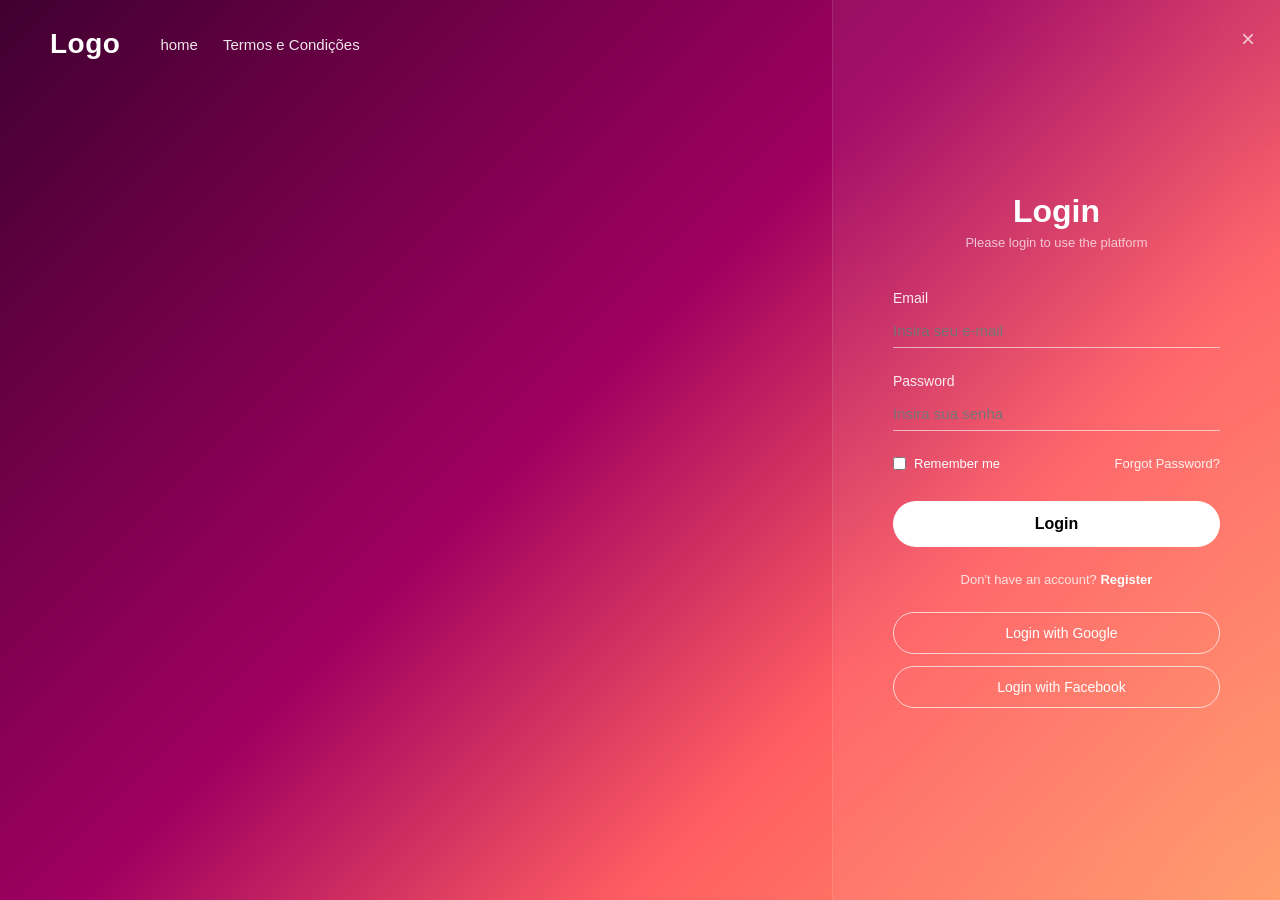
<file: index.html>
<!DOCTYPE html>
<html lang="pt-BR">
<head>
    <meta charset="UTF-8">
    <meta name="viewport" content="width=device-width, initial-scale=1.0">
    <title>Login - Projeto em Grupo</title>
    <!-- Biblioteca de Ícones do Font Awesome -->
    <link rel="stylesheet" href="https://cloudflare.com">
    <link rel="stylesheet" href="style.css">
</head>
<body>

    <!-- Barra de Navegação Superior -->
    <header class="navbar">
        <div class="nav-left-group">
            <div class="logo">Logo</div>
            <nav class="nav-links">
                <a href="index.html">home</a>
                <a href="termos.html">Termos e Condições</a>
            </nav>
        </div>
    </header>

    <!-- Container do Painel de Login -->
    <main class="login-container">
        <button class="close-btn" id="btn-fechar-painel">&times;</button>
        <div class="login-box">
            <h2>Login</h2>
            <p class="subtitle">Please login to use the platform</p>
            
            <form id="form-login">
                <div class="input-group">
                    <label for="email">Email</label>
                    <div class="input-wrapper">
                        <input type="email" id="email" required placeholder="Insira seu e-mail">
                        <i class="fa-regular fa-envelope input-icon"></i>
                    </div>
                </div>
                <div class="input-group">
                    <label for="password">Password</label>
                    <div class="input-wrapper">
                        <input type="password" id="password" required placeholder="Insira sua senha">
                        <i class="fa-solid fa-lock input-icon"></i>
                    </div>
                </div>
                <div class="extra-options">
                    <label class="remember-me">
                        <input type="checkbox"> Remember me
                    </label>
                    <a href="#" class="forgot-pass" id="link-forgot">Forgot Password?</a>
                </div>
                <button type="submit" class="submit-btn" id="btn-enviar-login">Login</button>
            </form>
            
            <p class="register-text">Don't have an account? <a href="#" id="link-register">Register</a></p>
            
            <div class="social-buttons">
                <button class="social-btn" id="btn-google"><i class="fa-brands fa-google"></i> Login with Google</button>
                <button class="social-btn" id="btn-facebook"><i class="fa-brands fa-facebook-f"></i> Login with Facebook</button>
            </div>
        </div>
    </main>

    <!-- Chamada única do script externo -->
    <script src="pop.js"></script>
</body>
</html>
</file>
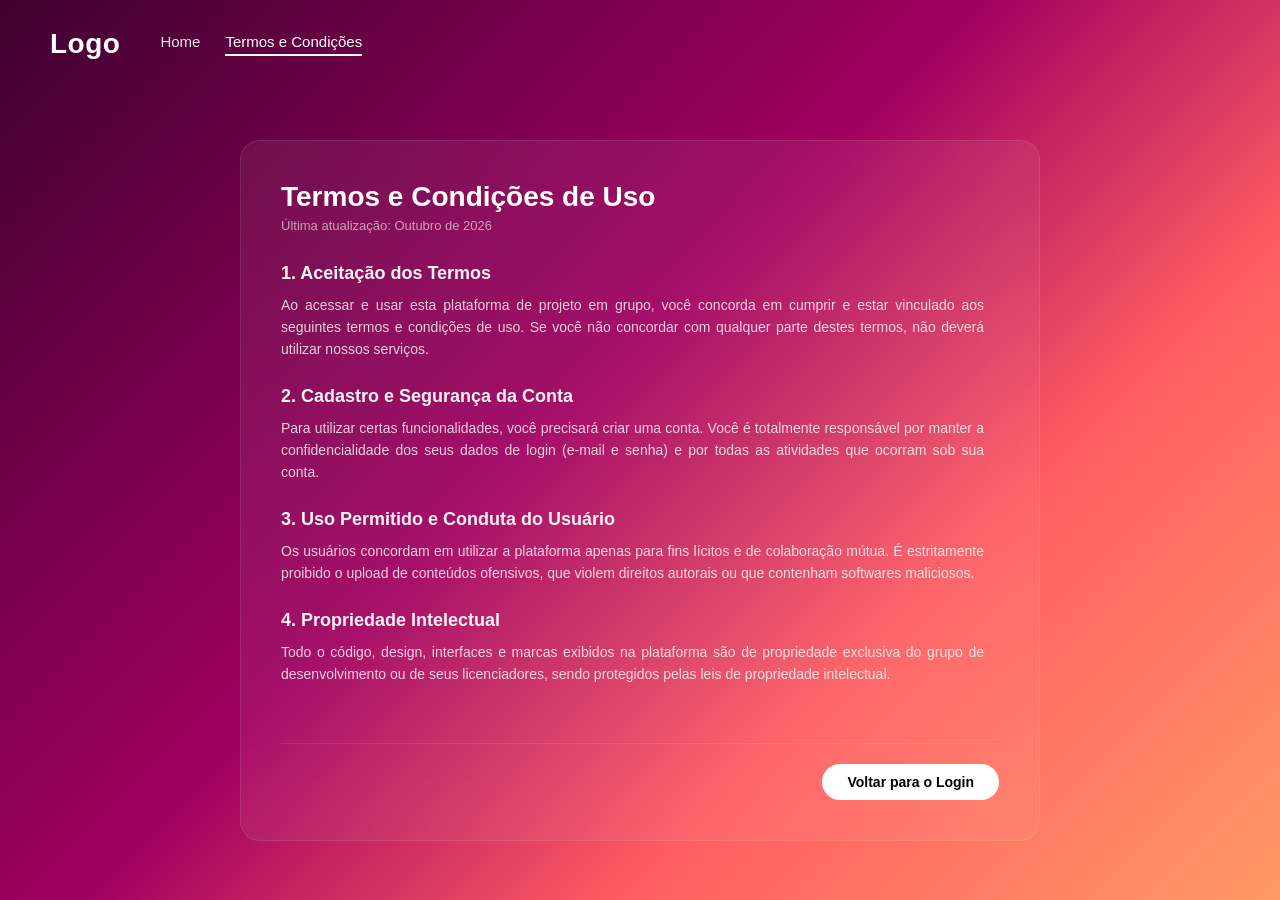
<file: termos.html>
<!DOCTYPE html>
<html lang="pt-BR">
<head>
    <meta charset="UTF-8">
    <meta name="viewport" content="width=device-width, initial-scale=1.0">
    <title>Termos e Condições - Projeto em Grupo</title>
    <link rel="stylesheet" href="style.css">
</head>
<body>

    <!-- Barra de Navegação Superior -->
    <header class="navbar">
        <div class="nav-left-group">
            <div class="logo">Logo</div>
            <nav class="nav-links">
                <a href="index.html">Home</a>
                <a href="termos.html" class="active">Termos e Condições</a>
            </nav>
        </div>
    </header>

    <!-- Container Centralizado com Efeito Frosted Glass para Leitura -->
    <main class="terms-container">
        <div class="terms-box">
            <h1>Termos e Condições de Uso</h1>
            <p class="last-updated">Última atualização: Outubro de 2026</p>

            <div class="terms-content">
                <section>
                    <h2>1. Aceitação dos Termos</h2>
                    <p>Ao acessar e usar esta plataforma de projeto em grupo, você concorda em cumprir e estar vinculado aos seguintes termos e condições de uso. Se você não concordar com qualquer parte destes termos, não deverá utilizar nossos serviços.</p>
                </section>

                <section>
                    <h2>2. Cadastro e Segurança da Conta</h2>
                    <p>Para utilizar certas funcionalidades, você precisará criar uma conta. Você é totalmente responsável por manter a confidencialidade dos seus dados de login (e-mail e senha) e por todas as atividades que ocorram sob sua conta.</p>
                </section>

                <section>
                    <h2>3. Uso Permitido e Conduta do Usuário</h2>
                    <p>Os usuários concordam em utilizar a plataforma apenas para fins lícitos e de colaboração mútua. É estritamente proibido o upload de conteúdos ofensivos, que violem direitos autorais ou que contenham softwares maliciosos.</p>
                </section>

                <section>
                    <h2>4. Propriedade Intelectual</h2>
                    <p>Todo o código, design, interfaces e marcas exibidos na plataforma são de propriedade exclusiva do grupo de desenvolvimento ou de seus licenciadores, sendo protegidos pelas leis de propriedade intelectual.</p>
                </section>

                <section>
                    <h2>5. Limitação de Responsabilidade</h2>
                    <p>Esta plataforma é fornecida "como está". Não nos responsabilizamos por perdas de dados ocasionais, interrupções temporárias do serviço ou desentendimentos internos ocorridos entre os membros dos grupos de trabalho.</p>
                </section>
            </div>

            <div class="terms-footer">
                <a href="index.html" class="back-btn">Voltar para o Login</a>
            </div>
        </div>
    </main>

</body>
</html>
</file>
<file: style.css>
/* Reset de estilos básicos */
* {
    margin: 0;
    padding: 0;
    box-sizing: border-box;
    font-family: 'Segoe UI', Tahoma, Geneva, Verdana, sans-serif;
}

body {
    min-height: 100vh;
    display: flex;
    justify-content: flex-end; /* Alinha o painel de login na direita */
    position: relative;
    overflow: hidden;
    
    /* Gradiente simulando o fundo da imagem */
    background: linear-gradient(135deg, #400030 0%, #a00060 45%, #ff5e62 70%, #ff9966 100%);
    
    /* Para usar a imagem real do pôr do sol, remova as duas barras abaixo e adicione o caminho: */
    /* background: url('caminho-da-sua-imagem.jpg') no-repeat center center/cover; */
}

/* Estilização do Topo (Navbar) */
/* Estilização do Topo (Navbar) */
.navbar {
    position: absolute;
    top: 0;
    left: 0;
    width: 100%;
    padding: 30px 50px;
    z-index: 10;
}

/* Alinha o logo e os links lado a lado na esquerda */
.nav-left-group {
    display: flex;
    align-items: center;
    gap: 40px; /* Espaço exato entre o Logo e o primeiro link (Home) */
}

.logo {
    color: #ffffff;
    font-size: 28px;
    font-weight: 700;
    letter-spacing: 0.5px;
    line-height: 1;
}

.nav-links {
    display: flex;
    gap: 25px; /* Espaço entre o link Home e o link About */
}

.nav-links a {
    color: #ffffff;
    text-decoration: none;
    font-size: 15px;
    font-weight: 500;
    opacity: 0.9;
    transition: opacity 0.2s;
}

.nav-links a:hover {
    opacity: 1;
}


.logo {
    color: #ffffff;
    font-size: 28px;
    font-weight: 700;
    letter-spacing: 0.5px;
}


.nav-links a:hover {
    opacity: 1;
}

/* Painel Lateral com Efeito Blur (Glow/Frosted Glass) */
.login-container {
    width: 35%; /* Ocupa a lateral direita */
    min-width: 400px;
    height: 100vh;
    background: rgba(255, 255, 255, 0.06); /* Fundo branco super transparente */
    backdrop-filter: blur(25px); /* Cria o efeito de vidro fosco */
    -webkit-backdrop-filter: blur(25px);
    border-left: 1px solid rgba(255, 255, 255, 0.1);
    display: flex;
    flex-direction: column;
    justify-content: center;
    padding: 60px;
    position: relative;
    z-index: 5;
}

/* Botão Fechar (X) */
.close-btn {
    position: absolute;
    top: 25px;
    right: 25px;
    background: none;
    border: none;
    color: #ffffff;
    font-size: 24px;
    cursor: pointer;
    opacity: 0.7;
    transition: opacity 0.2s;
}

.close-btn:hover {
    opacity: 1;
}

/* Conteúdo interno do painel */
.login-box {
    width: 100%;
    color: #ffffff;
}

.login-box h2 {
    font-size: 32px;
    font-weight: 600;
    text-align: center;
    margin-bottom: 5px;
}

.subtitle {
    font-size: 13px;
    text-align: center;
    color: rgba(255, 255, 255, 0.7);
    margin-bottom: 40px;
}

/* Inputs de Linha Inferior */
.input-group {
    margin-bottom: 25px;
}

.input-group label {
    display: block;
    font-size: 14px;
    margin-bottom: 8px;
    color: rgba(255, 255, 255, 0.9);
}

.input-wrapper {
    position: relative;
    display: flex;
    align-items: center;
}

.input-wrapper input {
    width: 100%;
    background: transparent;
    border: none;
    border-bottom: 1.5px solid rgba(255, 255, 255, 0.6);
    padding: 8px 30px 8px 0;
    color: #ffffff;
    font-size: 15px;
    outline: none;
    transition: border-color 0.3s;
}

.input-wrapper input:focus {
    border-bottom-color: #ffffff;
}

.input-icon {
    position: absolute;
    right: 5px;
    color: rgba(255, 255, 255, 0.7);
    font-size: 14px;
}

/* Checkbox e Esqueceu a Senha */
.extra-options {
    display: flex;
    justify-content: space-between;
    align-items: center;
    font-size: 13px;
    margin-bottom: 30px;
}

.remember-me {
    display: flex;
    align-items: center;
    gap: 8px;
    cursor: pointer;
}

.forgot-pass {
    color: #ffffff;
    text-decoration: none;
    opacity: 0.9;
}

.forgot-pass:hover {
    text-decoration: underline;
}

/* Botão de Submit Principal */
.submit-btn {
    width: 100%;
    padding: 14px;
    background: #ffffff;
    color: #000000;
    border: none;
    border-radius: 25px;
    font-size: 16px;
    font-weight: 600;
    cursor: pointer;
    transition: background 0.2s, transform 0.1s;
}

.submit-btn:hover {
    background: rgba(255, 255, 255, 0.9);
}

.submit-btn:active {
    transform: scale(0.98);
}

/* Texto de Registro */
.register-text {
    text-align: center;
    font-size: 13px;
    margin: 25px 0;
    color: rgba(255, 255, 255, 0.8);
}

.register-text a {
    color: #ffffff;
    font-weight: 600;
    text-decoration: none;
}

.register-text a:hover {
    text-decoration: underline;
}

/* Botões de Redes Sociais com Borda */
.social-buttons {
    display: flex;
    flex-direction: column;
    gap: 12px;
}

.social-btn {
    width: 100%;
    padding: 12px;
    background: transparent;
    border: 1.5px solid rgba(255, 255, 255, 0.7);
    border-radius: 25px;
    color: #ffffff;
    font-size: 14px;
    font-weight: 500;
    cursor: pointer;
    display: flex;
    justify-content: center;
    align-items: center;
    gap: 10px;
    transition: background 0.2s, border-color 0.2s;
}

.social-btn:hover {
    background: rgba(255, 255, 255, 0.1);
    border-color: #ffffff;
}

/* Responsividade Básica para telas menores */
@media (max-width: 900px) {
    body {
        justify-content: center; /* Centraliza em telas pequenas */
    }
    .login-container {
        width: 100%;
        max-width: 450px;
        height: auto;
        min-height: 100vh;
        padding: 40px 30px;
    }
    .navbar {
        padding: 20px;
    }
}


/* --- Estilos Exclusivos da Página de Termos --- */

/* Centraliza o bloco de texto na tela inteira */
.terms-container {
    width: 100%;
    min-height: 100vh;
    display: flex;
    justify-content: center;
    align-items: center;
    padding: 120px 20px 40px 20px; /* Espaço superior para não cobrir a navbar */
    z-index: 5;
}

/* Caixa com efeito de vidro idêntica ao login, mas mais larga para leitura */
.terms-box {
    width: 100%;
    max-width: 800px;
    background: rgba(255, 255, 255, 0.06);
    backdrop-filter: blur(25px);
    -webkit-backdrop-filter: blur(25px);
    border: 1px solid rgba(255, 255, 255, 0.1);
    border-radius: 20px;
    padding: 40px;
    color: #ffffff;
}

.terms-box h1 {
    font-size: 28px;
    font-weight: 700;
    margin-bottom: 5px;
}

.last-updated {
    font-size: 13px;
    color: rgba(255, 255, 255, 0.6);
    margin-bottom: 30px;
}

/* Área rolável caso o texto seja muito longo */
.terms-content {
    max-height: 50vh;
    overflow-y: auto;
    padding-right: 15px;
    margin-bottom: 30px;
}

/* Customização da barra de rolagem (Scrollbar) dentro dos termos */
.terms-content::-webkit-scrollbar {
    width: 6px;
}
.terms-content::-webkit-scrollbar-track {
    background: rgba(255, 255, 255, 0.05);
    border-radius: 10px;
}
.terms-content::-webkit-scrollbar-thumb {
    background: rgba(255, 255, 255, 0.3);
    border-radius: 10px;
}

.terms-content section {
    margin-bottom: 25px;
}

.terms-content h2 {
    font-size: 18px;
    font-weight: 600;
    margin-bottom: 10px;
    color: rgba(255, 255, 255, 0.95);
}

.terms-content p {
    font-size: 14px;
    line-height: 1.6;
    color: rgba(255, 255, 255, 0.8);
    text-align: justify;
}

/* Botão de Voltar estilizado arredondado */
.terms-footer {
    display: flex;
    justify-content: flex-end;
    border-top: 1px solid rgba(255, 255, 255, 0.1);
    padding-top: 20px;
}

.back-btn {
    padding: 10px 25px;
    background: #ffffff;
    color: #000000;
    text-decoration: none;
    border-radius: 25px;
    font-size: 14px;
    font-weight: 600;
    transition: background 0.2s;
}

.back-btn:hover {
    background: rgba(255, 255, 255, 0.9);
}

/* Destaca visualmente qual página está ativa na Navbar */
.nav-links a.active {
    border-bottom: 2px solid #ffffff;
    padding-bottom: 4px;
    opacity: 1;
}
</file>
